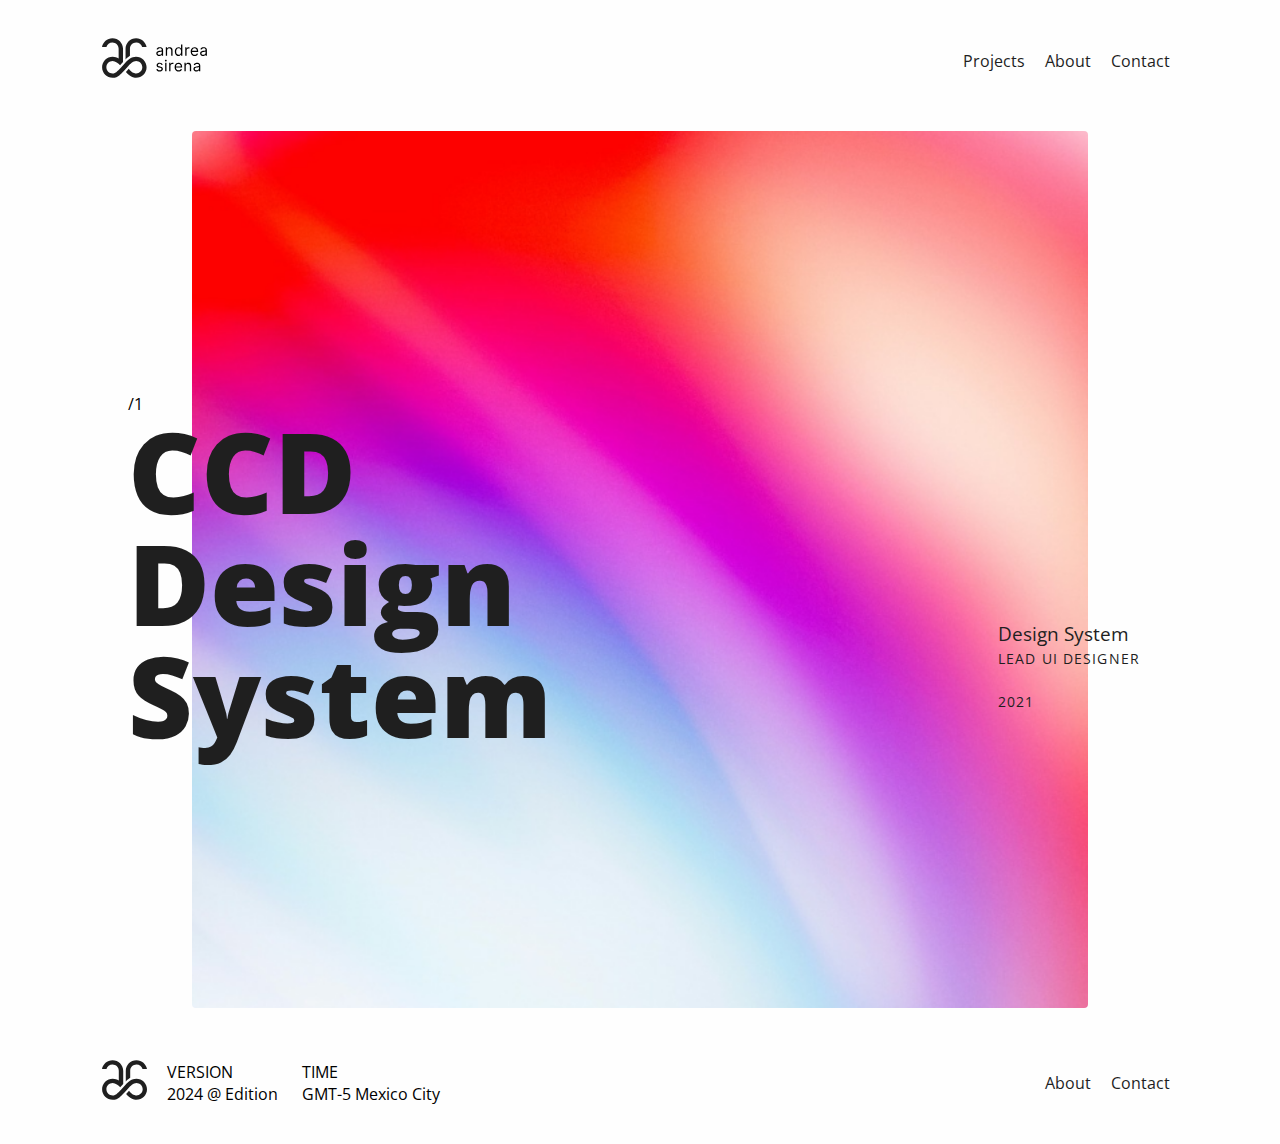
<file: index.html>
<!DOCTYPE html>
<html lang="en">
<head>
    <meta charset="UTF-8">
    <meta name="viewport" content="width=device-width, initial-scale=1.0">
    <title>Inicio</title>

    <link rel="stylesheet" href="./css/styles.css">

    <link rel="preconnect" href="https://fonts.googleapis.com">
    <link rel="preconnect" href="https://fonts.gstatic.com" crossorigin>
    <link href="https://fonts.googleapis.com/css2?family=Montserrat:ital,wght@0,100..900;1,100..900&family=Open+Sans:ital,wght@0,300..800;1,300..800&display=swap" rel="stylesheet">



</head>
<body>

    <header>
        
        <a href="./index.html"><img class="general-img" src="./assets/icons/headerLogo.svg"></a>
        <section id="links-header">
            <a class="general-link" href="./pages/projects.html">Projects</a>
            <a class="general-link" href="./pages/about.html">About</a>
            <a class="general-link" href="./pages/contact.html">Contact</a>
        </section>

    </header>

    <main>
        <section class="project-hero">

            <article>

                <div>
                    <label class="label-16">/1</label>
                    <h1 class="display-112">CCD Design System</h1>
                </div>

                <div class="infos-container">
                    <div class="info">
                        <p class="subtitle-18">Design System</p>
                        <p class="label-14">LEAD UI DESIGNER</p>
                    </div>

                    <div class="info">
                        <p class="label-14">2021</p>
                    </div>
                </div>

            </article>
            
            <figure>
                <img src="./assets/images/image-project-test.png" alt="">
            </figure>
            
        </section>
    </main>

    <footer>
            
        <section>

            <a href="./index.html"><img class="general-img" src="./assets/icons/footerLogo.svg" alt=""></a>

            <div>
                <article>
                    <label for="">VERSION</label>
                    <p>2024 @ Edition</p>
                </article>
    
                <article>
                    <label for="">TIME</label>
                    <p>GMT-5 Mexico City</p>
                </article>
            </div>



        </section>

        
        <nav>
            <a class="general-link" href="./pages/about.html">About</a>
            <a class="general-link" href="./pages/contact.html">Contact</a>
        </nav>

    </footer>

    <script src="https://cdn.jsdelivr.net/npm/bootstrap@5.3.3/dist/js/bootstrap.bundle.min.js" integrity="sha384-YvpcrYf0tY3lHB60NNkmXc5s9fDVZLESaAA55NDzOxhy9GkcIdslK1eN7N6jIeHz" crossorigin="anonymous"></script>
</body>
</html>
</file>
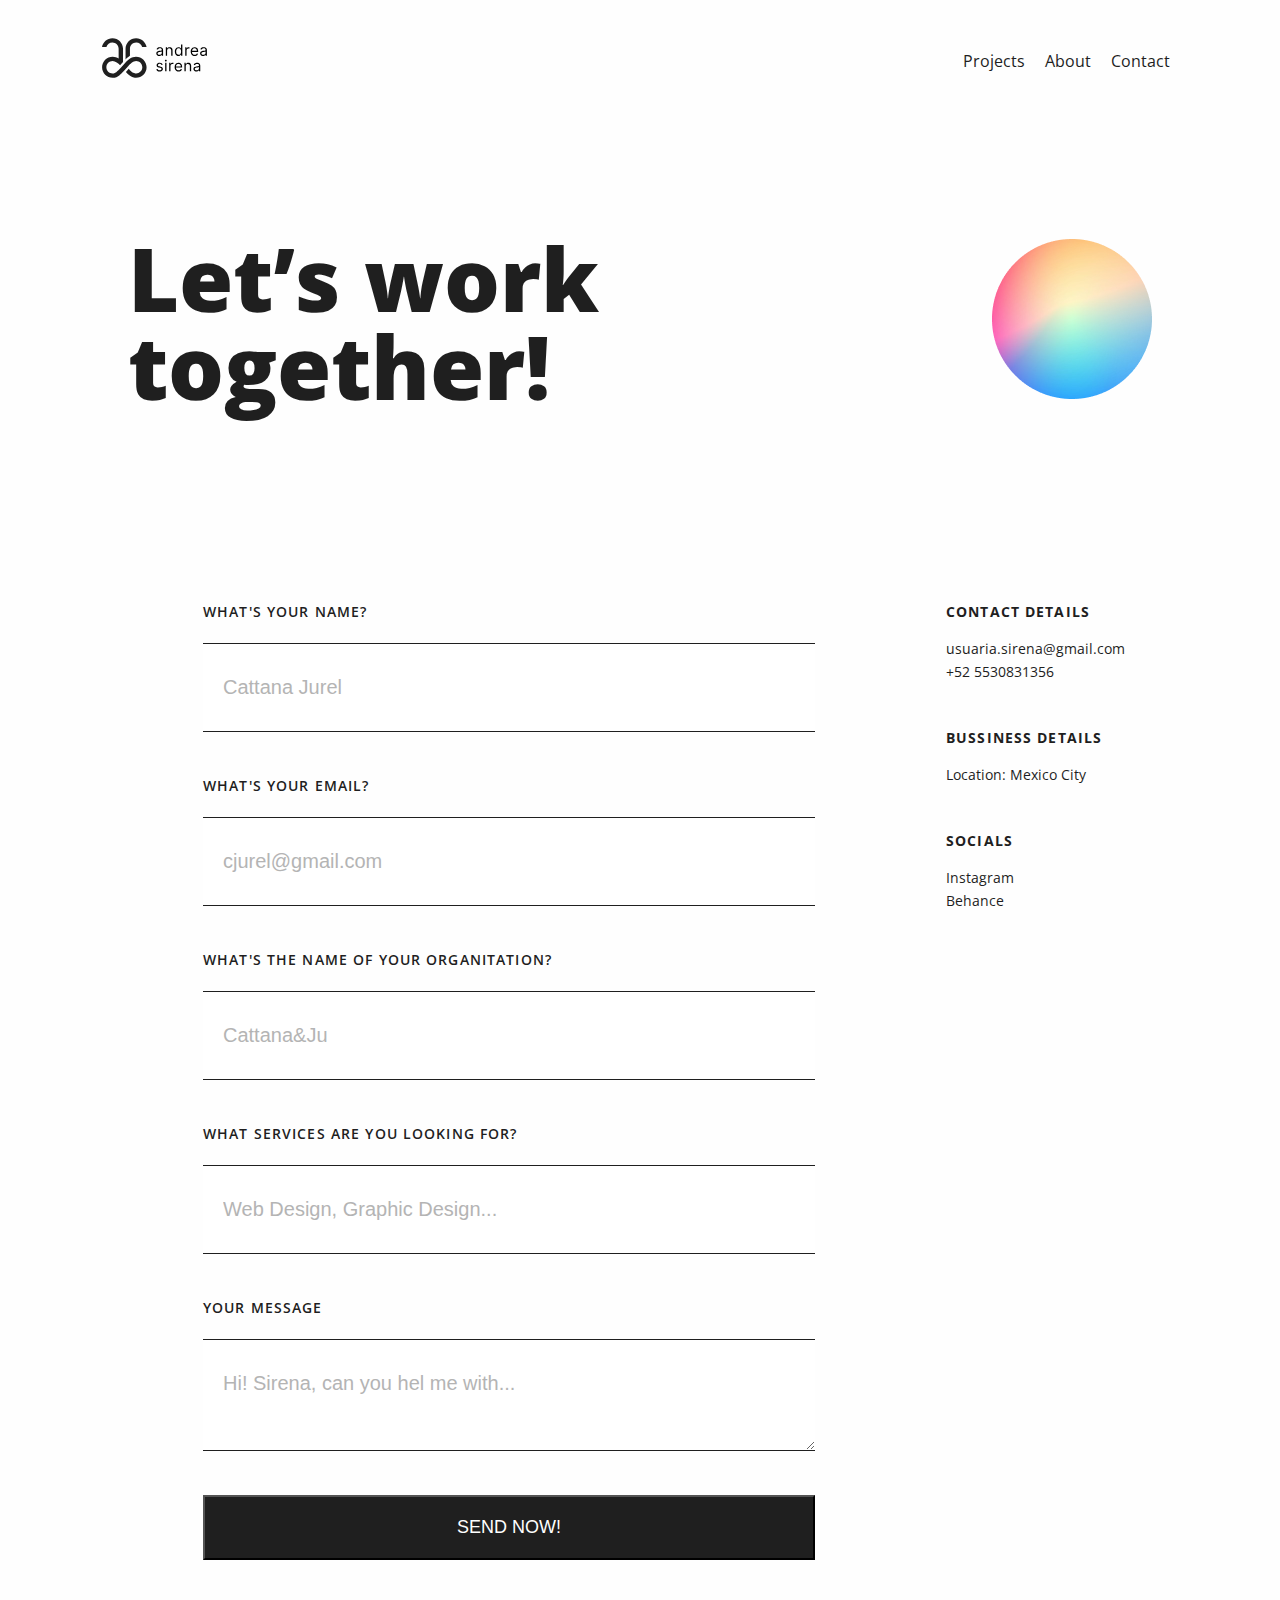
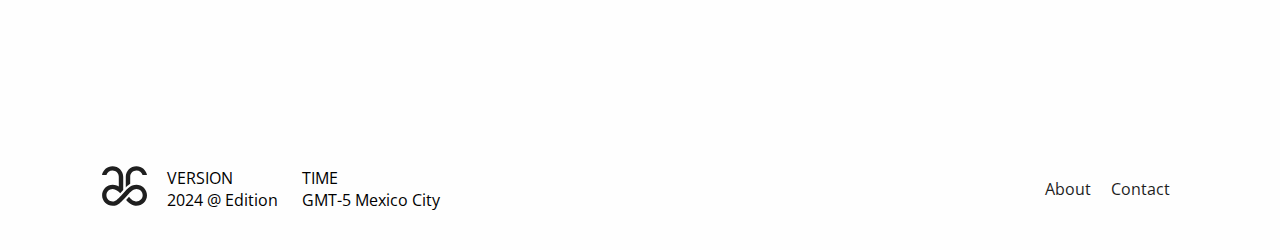
<file: pages/contact.html>
<!DOCTYPE html>
<html lang="en">
<head>
    <meta charset="UTF-8">
    <meta name="viewport" content="width=device-width, initial-scale=1.0">
    <title>About</title>

    <link rel="stylesheet" href="../css/styles.css">

    <link rel="preconnect" href="https://fonts.googleapis.com">
    <link rel="preconnect" href="https://fonts.gstatic.com" crossorigin>
    <link href="https://fonts.googleapis.com/css2?family=Montserrat:ital,wght@0,100..900;1,100..900&family=Open+Sans:ital,wght@0,300..800;1,300..800&display=swap" rel="stylesheet">
</head>

<body>
    <header>
        
        <a href="../index.html"><img class="general-img" src="../assets/icons/headerLogo.svg"></a>
        <section id="links-header">
            <a class="general-link" href="../pages/projects.html">Projects</a>
            <a class="general-link" href="../pages/about.html">About</a>
            <a class="general-link" href="../pages/contact.html">Contact</a>
        </section>

    </header>

    <main>

        <section class="section-main-banner-1">
            <div>
                <h2 class="display-88"> Let’s work together!</h2>
            </div>

            <figure class="circle-image">

                <img src="../assets/images/circle-contact.png" alt="">
                
            </figure>
        </section>


        <section class="two-columns-content">

            <form class="contact-form" action="#" method="get" enctype="">

                <label class="label-14" for="name">WHAT'S YOUR NAME?</label><br>
                <input type="text" name="fname" value="Cattana Jurel"><br><br>
        
                <label class="label-14" for="email">WHAT'S YOUR EMAIL?</label><br>
                <input type="text" name="femail" value="cjurel@gmail.com"><br><br>

                <label class="label-14" for="organitation">WHAT'S THE NAME OF YOUR ORGANITATION?</label><br>
                <input type="text" name="forganitation" value="Cattana&Ju"><br><br>

                <label class="label-14" for="services">WHAT SERVICES ARE YOU LOOKING FOR?</label><br>
                <input type="text" name="fservices" value="Web Design, Graphic Design..."><br><br>
        
                <legend class="label-14">YOUR MESSAGE</legend><br>
                <textarea name="textarea">Hi! Sirena, can you hel me with...</textarea><br><br>
                
                <button class="primary-button">SEND NOW!</button>

            </form>    

            <article class="contact-details">
                <p class="label-14">CONTACT DETAILS</p>
                <ul class="socials-list">
                    <li>usuaria.sirena@gmail.com</li>
                    <li>+52 5530831356</li>
                </ul>
                <br>
                <br>
            
                <p class="label-14">BUSSINESS DETAILS</p>
                <ul class="socials-list">
                    <li>Location: Mexico City</li>
                </ul>
                <br>
                <br>
                
                <p class="label-14">SOCIALS</p>
                <ul class="socials-list">
                    <li><a href="https://www.instagram.com/usuaria.sirena/">Instagram</a></li>
                    <li><a href="https://www.behance.net/a-sirena">Behance</a></li>
                </ul>
            </article>

        </section>

    </main>

    <footer>
            
        <section>

            <a href="../index.html"><img class="general-img" src="../assets/icons/footerLogo.svg" alt=""></a>

            <div>
                <article>
                    <label for="">VERSION</label>
                    <p>2024 @ Edition</p>
                </article>
    
                <article>
                    <label for="">TIME</label>
                    <p>GMT-5 Mexico City</p>
                </article>
            </div>



        </section>

        
        <nav>
            <a class="general-link" href="../pages/about.html">About</a>
            <a class="general-link" href="../pages/contact.html">Contact</a>
        </nav>

    </footer>
</body>

</html>
</file>
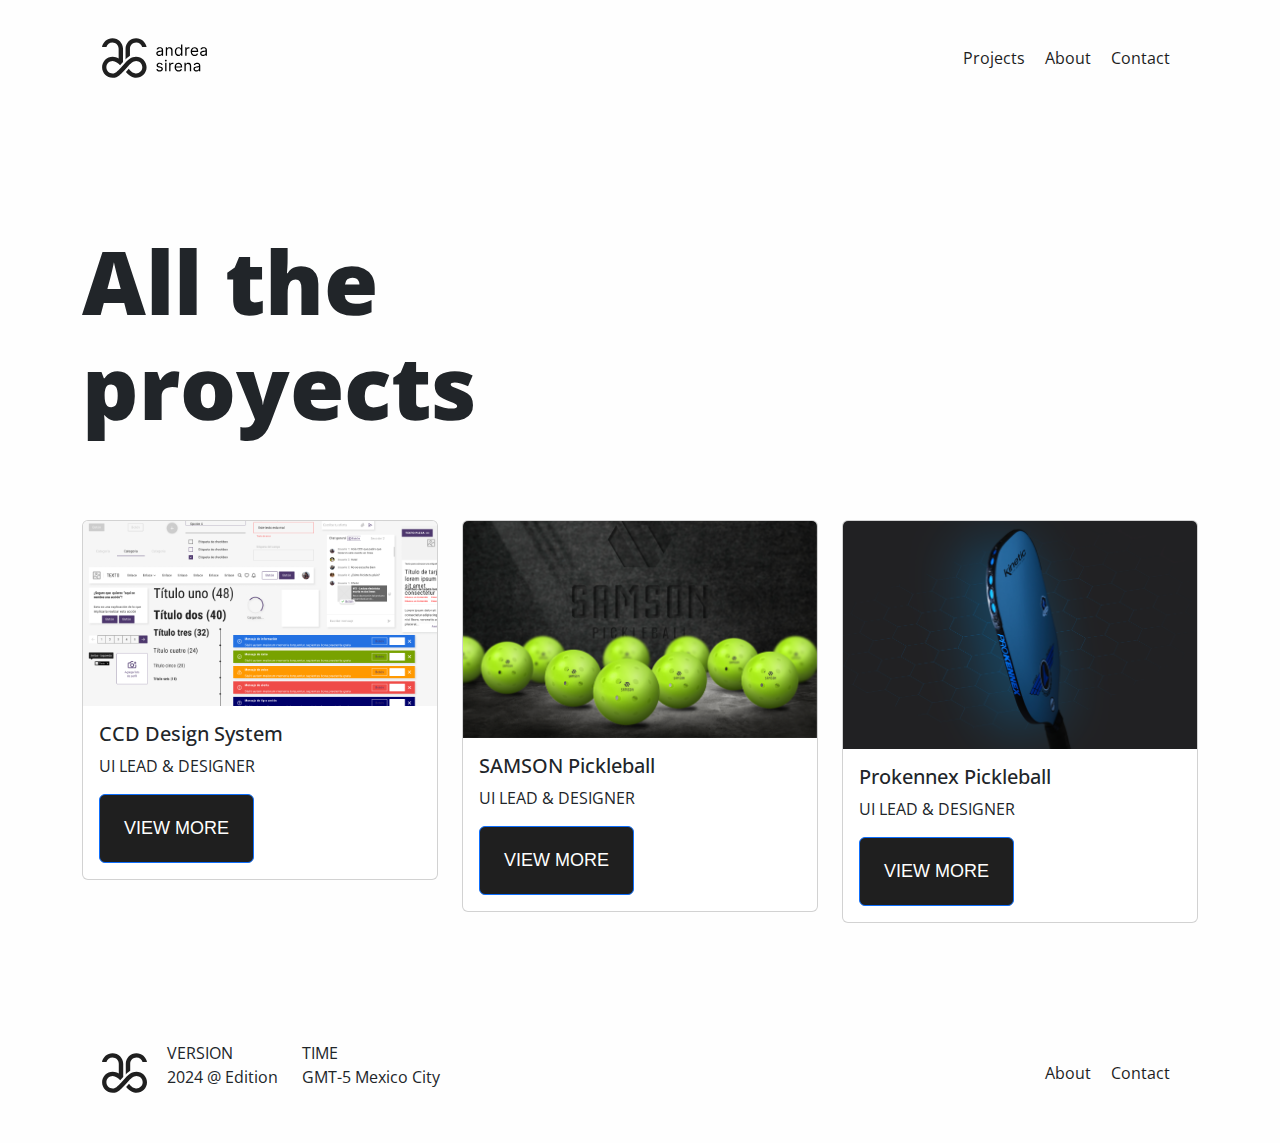
<file: pages/projects.html>
<!DOCTYPE html>
<html lang="en">
<head>
    <meta charset="UTF-8">
    <meta name="viewport" content="width=device-width, initial-scale=1.0">
    <link href="https://cdn.jsdelivr.net/npm/bootstrap@5.3.3/dist/css/bootstrap.min.css" rel="stylesheet" integrity="sha384-QWTKZyjpPEjISv5WaRU9OFeRpok6YctnYmDr5pNlyT2bRjXh0JMhjY6hW+ALEwIH" crossorigin="anonymous">
    <title>Proyects</title>

    <link rel="stylesheet" href="../css/styles.css">

    <link rel="preconnect" href="https://fonts.googleapis.com">
    <link rel="preconnect" href="https://fonts.gstatic.com" crossorigin>
    <link href="https://fonts.googleapis.com/css2?family=Montserrat:ital,wght@0,100..900;1,100..900&family=Open+Sans:ital,wght@0,300..800;1,300..800&display=swap" rel="stylesheet">
</head>
<body>
    <header>
        
        <a href="../index.html"><img class="general-img" src="../assets/icons/headerLogo.svg"></a>
        <section id="links-header">
            <a class="general-link" href="../pages/projects.html">Projects</a>
            <a class="general-link" href="../pages/about.html">About</a>
            <a class="general-link" href="../pages/contact.html">Contact</a>
        </section>

    </header>

    <div class="container mt-5">
        <h1 class="text mb-4">All the</h1>
        <h1 class="text mb-4">proyects</h1>
        <div class="row">
            <div class="col-md-4">
                <div class="card">
                    <img src="../assets/images/ccd-miniatura.png" class="card-img-top" alt="Imagen de Card 1">
                    <div class="card-body">
                        <h5 class="card-title">CCD Design System</h5>
                        <p class="card-text">UI LEAD & DESIGNER</p>
                        <a href="#" class="btn btn-primary">VIEW MORE</a>
                    </div>
                </div>
            </div>
            <div class="col-md-4">
                <div class="card">
                    <img src="../assets/images/samson-miniatura.jpeg" class="card-img-top" alt="Imagen de Card 2">
                    <div class="card-body">
                        <h5 class="card-title">SAMSON Pickleball</h5>
                        <p class="card-text">UI LEAD & DESIGNER</p>
                        <a href="#" class="btn btn-primary">VIEW MORE</a>
                    </div>
                </div>
            </div>
            <div class="col-md-4">
                <div class="card">
                    <img src="../assets/images/prokennex-miniatura.png" class="card-img-top" alt="Imagen de Card 3">
                    <div class="card-body">
                        <h5 class="card-title">Prokennex Pickleball</h5>
                        <p class="card-text">UI LEAD & DESIGNER</p>
                        <a href="#" class="btn btn-primary">VIEW MORE</a>
                    </div>
                </div>
            </div>
        </div>
    </div>

    <footer>
            
        <section>

            <a href="../index.html"><img class="general-img" src="../assets/icons/footerLogo.svg" alt=""></a>

            <div>
                <article>
                    <label for="">VERSION</label>
                    <p>2024 @ Edition</p>
                </article>
    
                <article>
                    <label for="">TIME</label>
                    <p>GMT-5 Mexico City</p>
                </article>
            </div>



        </section>

        
        <nav>
            <a class="general-link" href="../pages/about.html">About</a>
            <a class="general-link" href="../pages/contact.html">Contact</a>
        </nav>

    </footer>
</body>
</html>
</file>
<file: css/styles.css>
*{
    margin: 0px;
    padding: 0px;
    box-sizing: 0px;
}



html{
    height: 100%;
    width: 100%;
}

body{
    background-color: #fefefe;
    display: flex;
    flex-direction: column;
    min-height: 100vh;
    font-family: "Open Sans", sans-serif;}

/* --------HEADER----------------------------------------------------------------------------------------------------------------------------------------- */

header{
    display: flex;
    justify-content: space-between;
    align-content: center;
    padding: 3% 8%;
    background-color: #fefefe;
    align-items: center;
}


#links-header{
    text-align: center;
    align-content: center;
}

#links-header a{
    padding: 4px 8px;
    text-decoration: none;
    color: #1f1f1f;
}

#links-header a:hover{
    border-bottom: 1px solid #1f1f1f;
    transition: linear;
}

#links-header a:active{
    border-bottom: 1px solid #1f1f1f;
    transition: linear;
}

@media (max-width: 480px){
    header{
        align-items: center;
        flex-direction: column;
    }

    header section{
        margin-top: 12px;
        align-content: center;
    }

}




/* --------HOME-MAIN----------------------------------------------------------------------------------------------------------------------------------------- */

main{
    align-items: center;
    position: relative;
    justify-content: center;
}

main section.project-hero{
    display: flex;
    flex-direction: row;
    align-items: center;
    flex-wrap: wrap;
    justify-content: center;
    position: relative;
    min-height: 80vh;
    padding: 90px 10% 90px 10%;
    /* min-height: calc(100vh - 110px); */
    /* no puedo hacer que aplique bien el space between */
}

main section article{
    display: flex;
    flex-direction: row;
    flex-wrap: wrap;
    justify-content: space-between;
    align-items: flex-end;
    width: 100%;
    
}

main section article div h1{
    width: min-content;
}

main section figure {
    position: absolute;
    height: auto;
    width: 70%;
    z-index: -1;
    top: 2;
    left: 0;
    bottom: 1;
    right: 0;
    margin: auto;
    
}

main section figure img {
    width: auto; /* Asegura que la imagen no se desborde del contenedor */
    height: auto; /* Mantiene la proporción de la imagen */
    border-radius: 4px;
}


div.infos-container{
    padding: 16px 12px;
}

div.infos-container div.info{
    padding-bottom: 24px;
}



/* MEDIA QUERIES */

/* banner principal */
@media (max-width: 480px){

    main{
        min-height: auto;
    }

    main section.project-hero{

        min-height: 100%;
        padding: 90px 20px;
        

    }

    main section figure img{
        /* height: calc(100vh - 360px); */
        height: 80%;
        width: 80%;
    }

    main section article div h1.display-112{
        font-size: 4rem;
    }


}

@media (min-width: 480px) and (max-width:638px){
        main section figure{
            width: 100%;

        }

        main section figure img{
            width: 100%;
        }

        main section article div h1.display-112{
            font-size: 6rem;
        }
}


/* ---SECCION ABOUT ----------------------------------------------------------------------------------------------------------------------------------------------- */

/* seccion principal */
main section.section-main-banner-1{ 
    height: 100%;
    display: flex;
    flex-direction: row;
    padding: 112px 10%;
    align-items: flex-end;
    gap: 155px;
}
main section.section-main-banner-1 div{
    width: 70%;
}

main section.section-main-banner-1 div.infos-container{
    display: flex;
    flex-direction: column;
    width: 30%;
}

main section.section-main-banner-1 div.infos-container div.info{
    width: 100%;
}

main section.section-main-banner-1 div.infos-container img{
    width: 104px;
    height: 104px;
    border-radius: 4px;
    padding-bottom: 24px;
}

/* seccion de informacion de mi about */
section.three-columns-content{
    height: auto;
    display: flex;
    flex-direction: row;
    align-items: flex-start;
    padding: 80px 10%;
}

section article.about-me{
    width: 33.3333%;
}

section article.about-me h2{
    padding-bottom: 12px;
}

section article.about-me p{
    padding-bottom: 12px;
}

section article.about-me button{
    padding: 6px 8px;
    margin-top: 32px;
    color: #1f1f1f;
    background-color: #fefefe;
    border: 0px 0px 1px 0px solid #1f1f1f;
    cursor: pointer;
}

section article.about-me button:hover{
    border: 3px solid #1f1f1f;
}

section.three-columns-content figure{
    position: relative;
    justify-content: flex-start;
    width: 33.3333%;
    height: 600px;
    margin: 0px 48px 0px 48px;
}

main section figure img{
    width: 100%;
    height: auto;
    border-radius: 4px;
}


article.about-capabilities{
    width: 33.3333%;
    display: flex;
    flex-direction: column;
    flex-wrap: nowrap;
    justify-content: space-between;
    align-items: flex-start;
}



ul.capabilities-list{
    padding-top: 12px;
}

ul.capabilities-list li{
    list-style: none;
    font-size: 14px;
    line-height: 140%;
    color: #1f1f1f;
    font-style: normal;
    padding: 2px 0px 2px 0px;
}





/* MEDIA QUERIES DE ABOUT */

/* main banner */
@media (max-width: 638px){

    main section.section-main-banner-1{
        flex-wrap: wrap;
        padding: 112px 20px;
        gap: 48px;
    }
    main section.section-main-banner-1 div{
        width: 100%;
    }

    main section.section-main-banner-1 div h2{
        font-size: 48px;
    }


    main section.section-main-banner-1 div.infos-container{
        width: 100%;
        padding: 0px;
    }

}


@media (min-width: 639px) and (max-width:939px){
    main section.section-main-banner-1{
        gap: 80px;
    }

    main section.section-main-banner-1 div h2{
        font-size: 56px;
    }
}

@media (min-width: 940px) and (max-width:1140px){
    main section.section-main-banner-1 div h2{
        font-size: 72px;
    }
}

/* about me */
@media (max-width: 638px){
    section.three-columns-content{
        flex-direction: column;
        align-items:center ;
        gap: 32px;
        padding: 0px 40px 72px;
    }

    section.three-columns-content figure{
        margin: 0%;
        height: auto;
    }

    section article.about-me{
        width: 80%;
    }

    section.three-columns-content figure{
        width: 80%;
    }

    article.about-capabilities{
        width: 80%;
    }

    section article.about-me button{
        width: 100%;
    }
}


/* ---SECCION CONTACT ----------------------------------------------------------------------------------------------------------------------------------------------- */
main figure.circle-image{
    width: auto;
    position: relative;
}

main figure.circle-image img{
    width: auto;
}



main section.two-columns-content{
    display: flex;
    align-items: flex-start;
    justify-content: space-between;
    padding: 80px 155px 168px 155px;
}

main section form.contact-form{
    display: flex;
    flex-direction: column;
    align-content: center;
    justify-content: center;
    width: 70%;
    padding: 0px 48px 0px 48px;
}

main section form.contact-form label{
    font-weight:600 ;
}


main section form.contact-form input{
    padding: 32px 20px;
    border: none;
    border-bottom: 1px solid #1f1f1f;
    border-top: 1px solid #1f1f1f;
    font-family: "Roboto", sans-serif;
    font-size: 20px;
    color: #b4b4b4;
}

main section form.contact-form legend{
    font-weight:600 ;
}

main section form.contact-form textarea{
    padding: 32px 20px;
    border: none;
    border-bottom: 1px solid #1f1f1f;
    border-top: 1px solid #1f1f1f;
    font-family: "Roboto", sans-serif;
    font-size: 20px;
    color: #b4b4b4;
}

main section.two-columns-content article.contact-details{
    width: 30%;
    display: flex;
    flex-direction: column;
    align-items: flex-start;
    align-content: flex-end;
}

main section.two-columns-content article.contact-details p{
    font-weight: 700;
}

ul.socials-list{
    padding-top: 16px;
}

ul.socials-list li{
    list-style: none;
    font-size: 14px;
    line-height: 140%;
    color: #1f1f1f;
    font-style: normal;
    padding: 2px 0px 2px 0px;
}

ul.socials-list li a{
    font-size: 14px;
    line-height: 140%;
    color: #1f1f1f;
    font-style: normal;
    padding: 2px 0px 2px 0px;
    text-decoration: none;
}


/* MEDIA QUERIES */

/* form */
@media (max-width: 1024px){
    main section.two-columns-content{
        flex-wrap: wrap;
        padding: 0px 20px 80px 20px;
        justify-content: center;
        gap: 48px;
    }

    main section.two-columns-content article.contact-details{
        width: 100%;
        align-content: flex-start;
        padding: 0px 48px;
    }

    main section form.contact-form{
        width: 100%;
    }
}


/* --------PROYECTS PAGE CON BOOTSTRAP----------------------------------------------------------------------------------------------------------------------------------------- */

.h1, h1{
    font-family: font-family: "Roboto", sans-serif !important;
    font-size: 5.5rem;
    font-weight: 800;
    
}

.mb-4{
    margin-bottom: 0px !important;
}

.mt-5{
    margin-top: 112PX !important;
}

.row{
    padding: 80px 0px 80px 0px;
}

.btn-primary{
    font-family: "Roboto", sans-serif;
    background-color: #1f1f1f;
    color: #fefefe;
    font-size: 18px;
    padding: 20px 24px;
    transition-duration: 0.4s;
}

.btn-primary:hover{
    background-color: #fefefe;
    border: 2px solid #1f1f1f;
    color: #1f1f1f;
    cursor: pointer;
}


/* ------------FOOTER----------------------------------------------------------------------------------------------------------------------------------------- */

footer{
    display: flex;
    justify-content: space-between;
    align-items: center;
    padding: 3% 8%;
    background-color: #fefefe;
    margin-top: auto;
}

footer section{
    display: flex;
    align-items: center;
    gap: 20px;
}

footer section div{
    display: flex;
    gap: 24px;
}



footer nav a{
    padding: 4px 8px;
    text-decoration: none;
    color: #1f1f1f;
}

footer nav a:hover{
    cursor: pointer;
    
}

@media (max-width: 480px){
    footer{
        align-items: flex-start;
        flex-direction: column;
    }

    footer section{
        display: flex;
        flex-direction: column;
        align-items: start;
    }

    footer nav a{
        padding-left: 0px;
    }


    

}


/* F---TEXT STYLES----------------------------------------------------------------------------------------------------------------------------------------- */

.general-link{
    font-family: "Open Sans", sans-serif;
    font-size: 1rem;
}

.general-img{
    min-height: 40px;
}

.display-112{
    font-family: "Open Sans", sans-serif;
    font-size: 7rem;
    line-height: 100%;
    color: #1f1f1f;
    font-weight: 900;
}

.display-88{
    font-family: "Open Sans", sans-serif;
    font-size: 5.5rem;
    line-height: 100%;
    color: #1f1f1f;
    font-weight: 900;
}

.subtitle-18{
    font-family: "Open Sans", sans-serif;
    color: #1f1f1f;
    font-size: 1.2rem;
    padding-bottom: 2px;

}

.label-14{
    font-family: "Open Sans", sans-serif;
    color: #1f1f1f;
    font-size: .9rem;
    letter-spacing: .03cm;
}

.p-14{
    font-size: .9rem;
    color: #1f1f1f;
    line-height: 180%;
}

.primary-button{
    font-family: "Roboto", sans-serif;
    background-color: #1f1f1f;
    color: #fefefe;
    font-size: 18px;
    padding: 20px 24px;
    transition-duration: 0.4s;
}

.primary-button:hover{
    background-color: #fefefe;
    border: 2px solid #1f1f1f;
    color: #1f1f1f;
    cursor: pointer;
}
</file>
